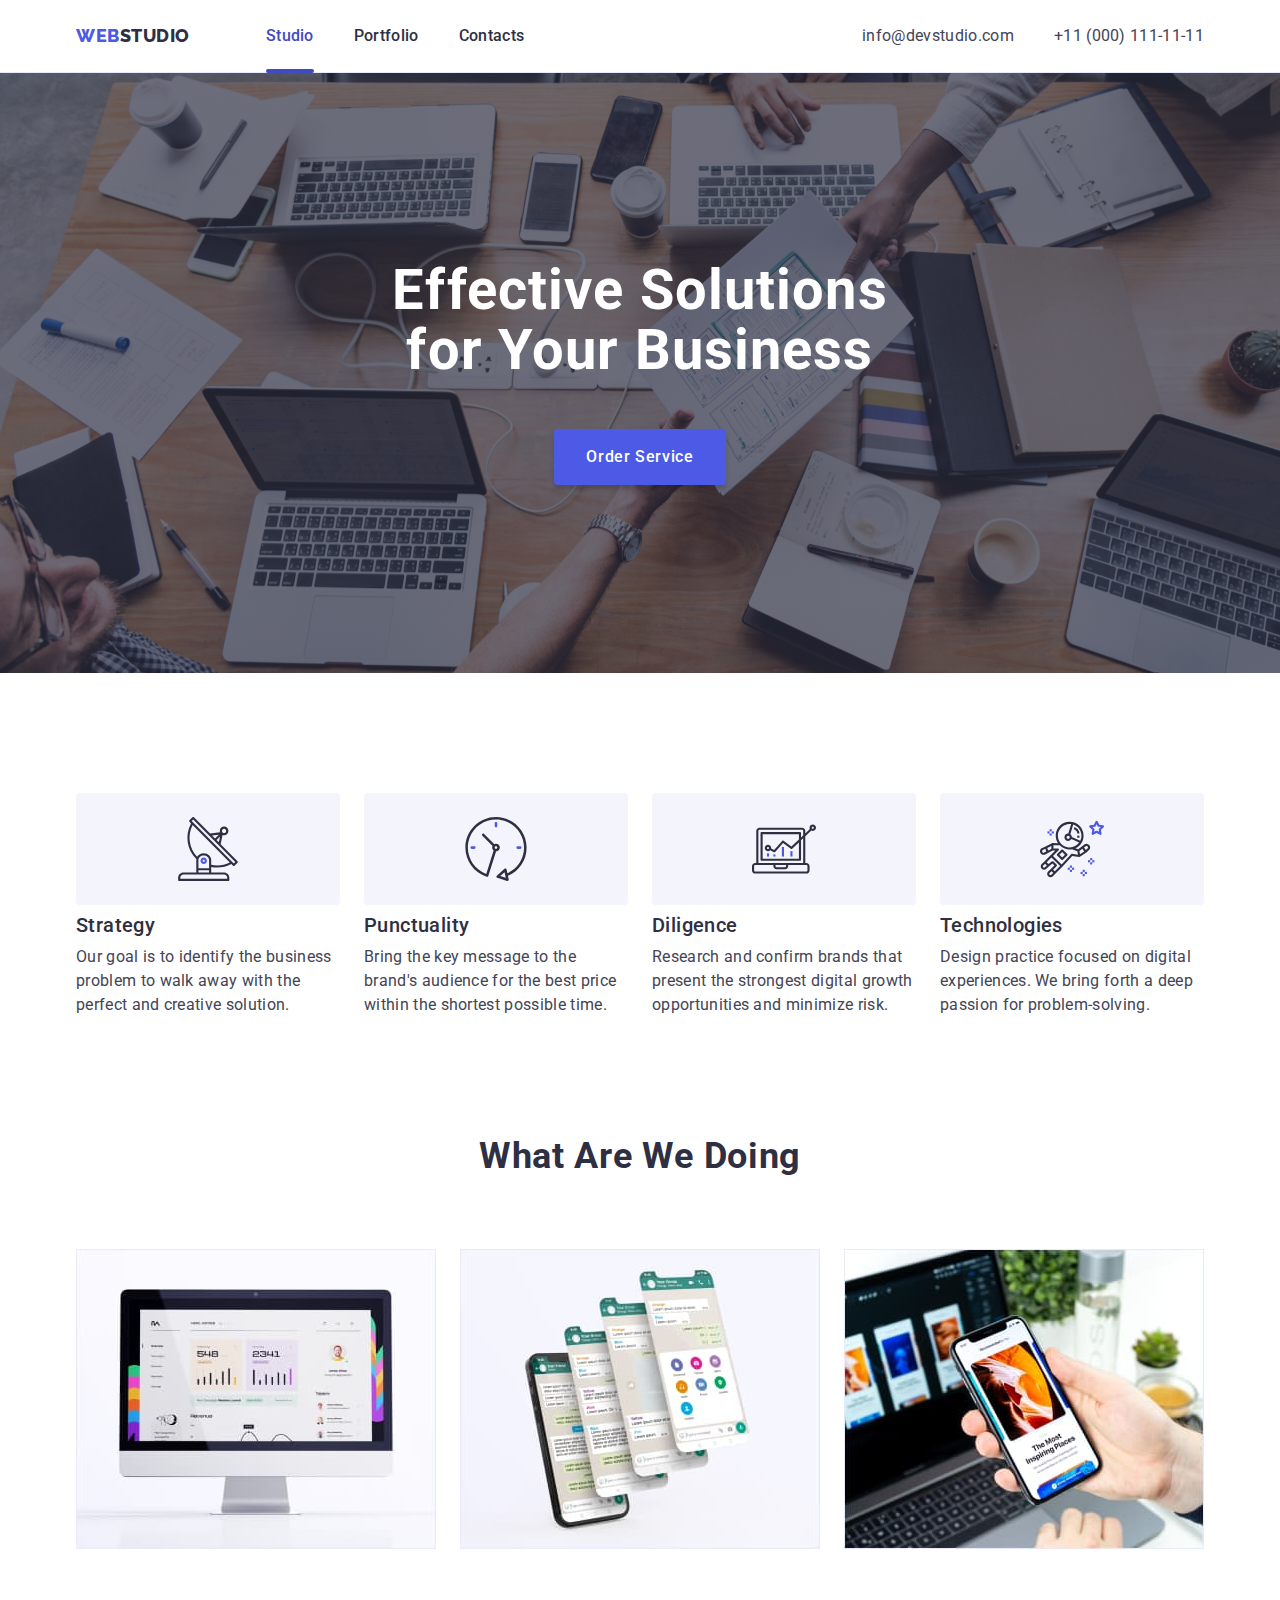
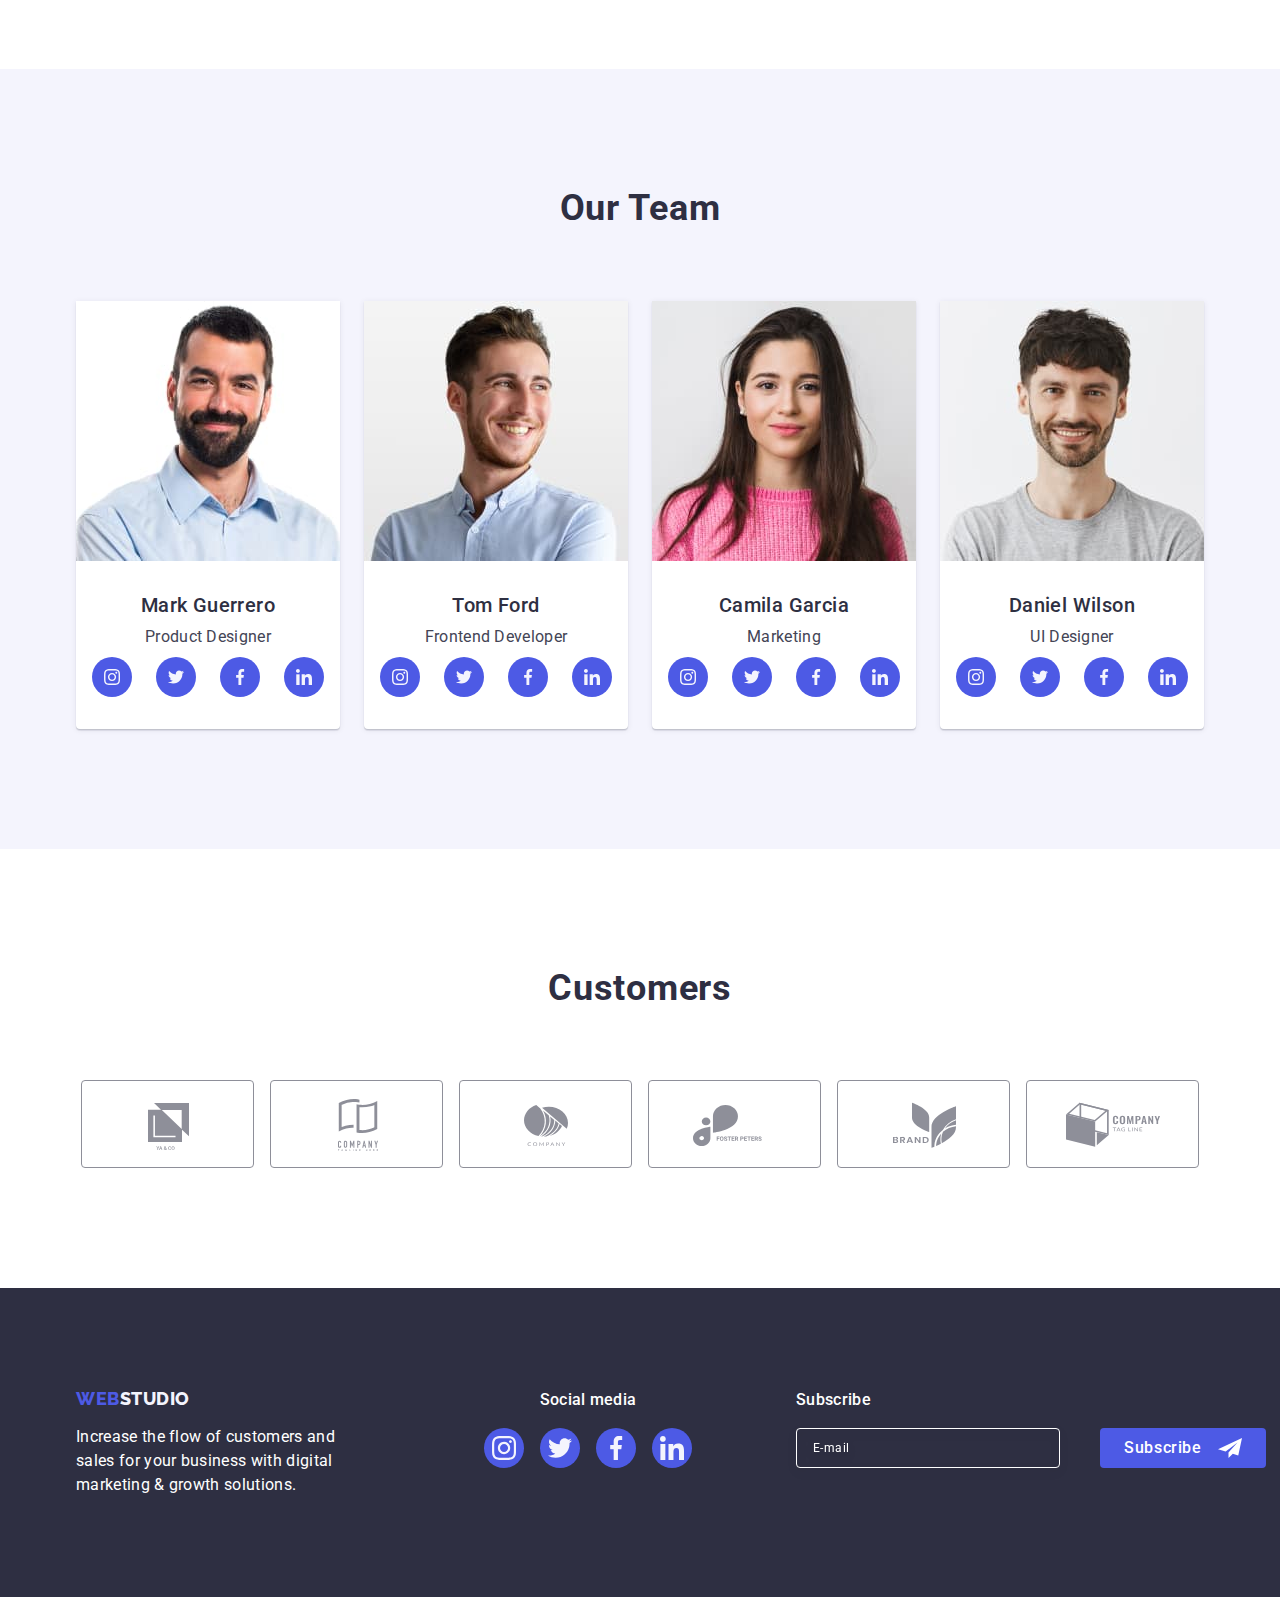
<file: index.html>
<!DOCTYPE html>
<html lang="en">
  <head>
    <meta charset="UTF-8" >
    <meta http-equiv="X-UA-Compatible" content="IE=edge" >
    <meta name="viewport" content="width=device-width, initial-scale=1.0" >
    <link rel="preconnect" href="https://fonts.googleapis.com" >
    <link rel="preconnect" href="https://fonts.gstatic.com" crossorigin >
    <link
      href="https://fonts.googleapis.com/css2?family=Raleway:wght@700;800&family=Roboto:wght@400;500;700;800&display=swap"
      rel="stylesheet"
    >
    <link rel="stylesheet" href="https://cdnjs.cloudflare.com/ajax/libs/modern-normalize/1.0.0/modern-normalize.min.css">
    <link rel="stylesheet" href="css/styles.css" >
    <title>Студія</title>
  </head>
  <body>
      <!--Header-->
      <header class="header">
        <div class="container header-wrapper">
          <!--Menu Nav-->
          <nav class="main-menu">
            <a href="./index.html" class="logo link">Web<span class="logo-col">Studio</span></a>
            <ul class="list menu-list">
              <li><a href="./index.html" class="menu current link">Studio</a></li>
              <li><a href="./portfolio.html" class="menu link">Portfolio</a></li>
              <li><a href="" class="menu link">Contacts</a></li>
              </ul>
          </nav>
          <button type="button" class="mobile-menu-open-btn js-open-menu" aria-expanded="false">
            <svg class="mobile-menu-open-btn-icon" width="32" height="22">
              <use href="./images/icons.svg#icon-menu-open"></use>
            </svg>
          </button>
          <!--Contacts-->
          <address class="contact">
            <ul class="list">
              <li><a href="mailto:info@devstudio.com" class="cont link">info@devstudio.com</a></li>
              <li><a href="tel:+110001111111" class="cont link">+11 (000) 111-11-11</a></li>
            </ul>
          </address>
        </div>
        <div class="mobile-menu js-menu-container">
          <div class="container mobile-menu-container">
            <button type="button" class="mobile-menu-close-btn js-close-menu">
              <svg class=".icon-close-menu" width="8" height="8">
                <use href="./images/icons.svg#close"></use>
              </svg>
            </button>
            <ul class="list mobile-menu-list">
              <li><a href="./index.html" class="mobile-menu-link link">Studio</a></li>
              <li><a href="./portfolio.html" class="mobile-menu-link link">Portfolio</a></li>
              <li><a href="" class="mobile-menu-link link">Contacts</a></li>
            </ul>
            <address class="contact-mobile">
              <ul class=" contact-list list">
                <li><a href="tel:+110001111111" class="tel-mobile link">+11 (000) 111-11-11</a></li>
                <li><a href="mailto:info@devstudio.com" class="email-mobile link">info@devstudio.com</a></li>
              </ul>
            </address>
            <div class="social-media-wrapper-mobile">
              <ul class="list">
                <li class="media-icons">
                  <a href="https://www.instagram.com" class="media link">
                  <svg class="media-icon" width="24" height="24">
                    <use href="./images/icons.svg#media-instagram"></use>
                  </svg>
                  </a>
                </li>
                <li class="media-icons">
                  <a href="https://twitter.com" class="media link">
                  <svg class="media-icon" width="24" height="24">
                    <use href="./images/icons.svg#media-twitter"></use>
                  </svg>
                  </a>
                </li>
                <li class="media-icons">
                  <a href="https://facebook.com" class="media link">
                  <svg class="media-icon" width="24" height="24">
                    <use href="./images/icons.svg#media-facebook"></use>
                  </svg>
                  </a>
                </li>
                <li class="media-icons">
                  <a href="https://www.linkedin.com" class="media link">
                  <svg class="media-icon" width="24" height="24">
                    <use href="./images/icons.svg#media-linkedin"></use>
                  </svg>
                  </a>
                </li>
              </ul>
            </div>
          </div>
        </div>
      </header>
      <!--Main-->
      <main class="main-content">
        <!--Hero Image-->
        <section class="hero-image">
          <div class="container hero-image-wrapper">
          <h1 class="tagline">Effective Solutions for Your Business</h1>
          <button data-modal-open type="button" class="order-service">Order Service</button>
          </div>
        </section>
        <!--Section 2-->
        <section class="our-advantages-wrapper">
          <div class="container our-advantages">
            <!--Feature 1-->
            <h2 class="advantages">Our advantages</h2>
            <ul class="list">
              <li class="item">
              <div class="icon-wrapper">
              <svg class="icon" width="64" height="64">
                <use href="./images/icons.svg#antenna"></use>
              </svg>
              </div>
              <h3 class="feature">Strategy</h3>
              <p class="feature-text">
                Our goal is to identify the business problem to walk away with
                the perfect and creative solution.
              </p>
            </li>
            <!--Feature 2-->
            <li class="item">
              <div class="icon-wrapper">
              <svg class="icon" width="64" height="64">
                <use href="./images/icons.svg#clock"></use>
              </svg>
              </div>
              <h3 class="feature">Punctuality</h3>
              <p class="feature-text">
                Bring the key message to the brand's audience for the best price
                within the shortest possible time.
              </p>
            </li>
            <!--Feature 3-->
            <li class="item">
              <div class="icon-wrapper">
              <svg class="icon" width="64" height="64">
                <use href="./images/icons.svg#diagram"></use>
              </svg>
              </div>
              <h3 class="feature">Diligence</h3>
              <p class="feature-text">
                Research and confirm brands that present the strongest digital
                growth opportunities and minimize risk.
              </p>
            </li>
            <!--Feature 4-->
            <li class="item">
              <div class="icon-wrapper">
              <svg class="icon" width="64" height="64">
                <use href="./images/icons.svg#astronaut"></use>
              </svg>
              </div>
              <h3 class="feature">Technologies</h3>
              <p class="feature-text">
                Design practice focused on digital experiences. We bring forth a
                deep passion for problem-solving.
              </p>
            </li>
          </ul>
          </div>
          </section>
          <!--Section 3-->
          <section class="our-profile">
            <div class="container">
            <h2 class="w_a_w_d">What are we doing</h2>
            <ul class="list">
              <li class="work-item"><img srcset="./images/img_1@2x.jpg 2x" src="./images/img_1.jpg" alt="sites" class="img-1" width="360"></li>
              <li class="work-item"><img srcset="./images/img_2@2x.jpg 2x" src="./images/img_2.jpg" alt="chat bots" class="img-2" width="360"></li>
              <li class="work-item"><img srcset="./images/img_3@2x.jpg 2x" src="./images/img_3.jpg" alt="mobile applications" class="img-3" width="360"></li>
            </ul>
            </div>
          </section>
          <!--Section 4-->
          <section class="team">
            <div class="container">
            <h2 class="our-team">Our Team</h2>
            <ul class="list team-list">
              <!--Team Card 1-->
              <li class="card">
                  <img srcset="./images/img_7@2x.jpg 2x" src="./images/img_7.jpg" alt="Product Designer Photo" class="img-7" width="264">
                  <div class="team-item">
                  <h3 class="name">Mark Guerrero</h3>
                  <p class="work-position">Product Designer</p>
                  <ul class="list">
                    <li class="social-icons">
                      <a href="https://www.instagram.com" class="circle link">
                      <svg class="social-icon" width="16" height="16">
                        <use href="./images/icons.svg#instagram"></use>
                      </svg>
                      </a>
                    </li>
                    <li class="social-icons">
                      <a href="https://twitter.com" class="circle link">
                      <svg class="social-icon" width="16" height="16">
                        <use href="./images/icons.svg#twitter"></use>
                      </svg>
                      </a>
                    </li>
                    <li class="social-icons">
                      <a href="https://facebook.com" class="circle link">
                      <svg class="social-icon" width="16" height="16">
                        <use href="./images/icons.svg#facebook"></use>
                      </svg>
                      </a>
                    </li>
                    <li class="social-icons">
                      <a href="https://www.linkedin.com" class="circle link">
                      <svg class="social-icon" width="16" height="16">
                        <use href="./images/icons.svg#linkedin"></use>
                      </svg>
                      </a>
                    </li>
                  </ul>
                  </div>
              </li>
              <!--Team Card 2-->
              <li class="card">
                <img srcset="./images/img_6@2x.jpg 2x" src="./images/img_6.jpg" alt="Frontend Developer Photo" class="img-6" width="264">
                <div class="team-item">
                <h3 class="name">Tom Ford</h3>
                <p class="work-position">Frontend Developer</p>
                <ul class="list">
                  <li class="social-icons">
                    <a href="https://www.instagram.com" class="circle link">
                    <svg class="social-icon" width="16" height="16">
                      <use href="./images/icons.svg#instagram"></use>
                    </svg>
                    </a>
                  </li>
                  <li class="social-icons">
                    <a href="https://twitter.com" class="circle link">
                    <svg class="social-icon" width="16" height="16">
                      <use href="./images/icons.svg#twitter"></use>
                    </svg>
                    </a>
                  </li>
                  <li class="social-icons">
                    <a href="https://facebook.com" class="circle link">
                    <svg class="social-icon" width="16" height="16">
                      <use href="./images/icons.svg#facebook"></use>
                    </svg>
                    </a>
                  </li>
                  <li class="social-icons">
                    <a href="https://www.linkedin.com" class="circle link">
                    <svg class="social-icon" width="16" height="16">
                      <use href="./images/icons.svg#linkedin"></use>
                    </svg>
                    </a>
                  </li>
                </ul>
                </div>
              </li>
              <!--Team Card 3-->
              <li class="card">
                <img srcset="./images/img_5@2x.jpg 2x" src="./images/img_5.jpg" alt="Marketing Photo" class="img-5" width="264">
                <div class="team-item">
                <h3 class="name">Camila Garcia</h3>
                <p class="work-position">Marketing</p>
                <ul class="list">
                  <li class="social-icons">
                    <a href="https://www.instagram.com" class="circle link">
                    <svg class="social-icon" width="16" height="16">
                      <use href="./images/icons.svg#instagram"></use>
                    </svg>
                    </a>
                  </li>
                  <li class="social-icons">
                    <a href="https://twitter.com" class="circle link">
                    <svg class="social-icon" width="16" height="16">
                      <use href="./images/icons.svg#twitter"></use>
                    </svg>
                    </a>
                  </li>
                  <li class="social-icons">
                    <a href="https://facebook.com" class="circle link">
                    <svg class="social-icon" width="16" height="16">
                      <use href="./images/icons.svg#facebook"></use>
                    </svg>
                    </a>
                  </li>
                  <li class="social-icons">
                    <a href="https://www.linkedin.com" class="circle link">
                    <svg class="social-icon" width="16" height="16">
                      <use href="./images/icons.svg#linkedin"></use>
                    </svg>
                    </a>
                  </li>
                </ul>
                </div>
              </li>
              <!--Team Card 4-->
              <li class="card">
                <img srcset="./images/img_4@2x.jpg 2x" src="./images/img_4.jpg" alt="UI Designer Photo" class="img-4" width="264">
                <div class="team-item">
                <h3 class="name">Daniel Wilson</h3>
                <p class="work-position">UI Designer</p>
                <ul class="list">
                  <li class="social-icons">
                    <a href="https://www.instagram.com" class="circle link">
                    <svg class="social-icon" width="16" height="16">
                      <use href="./images/icons.svg#instagram"></use>
                    </svg>
                    </a>
                  </li>
                  <li class="social-icons">
                    <a href="https://twitter.com" class="circle link">
                    <svg class="social-icon" width="16" height="16">
                      <use href="./images/icons.svg#twitter"></use>
                    </svg>
                    </a>
                  </li>
                  <li class="social-icons">
                    <a href="https://facebook.com" class="circle link">
                    <svg class="social-icon" width="16" height="16">
                      <use href="./images/icons.svg#facebook"></use>
                    </svg>
                    </a>
                  </li>
                  <li class="social-icons">
                    <a href="https://www.linkedin.com" class="circle link">
                    <svg class="social-icon" width="16" height="16">
                      <use href="./images/icons.svg#linkedin"></use>
                    </svg>
                    </a>
                  </li>
                </ul>
                </div>
            </li>
            </ul>
            </div>
          </section>
          <section class="customers-wrapper">
            <div class="container customers">
              <h2 class="our-customers">Customers</h2>
              <ul class="list">
                <li class="client">
                  <a href="https://client.com" class="company link">
                  <svg class="client-icon" width="104" height="56">
                    <use href="./images/icons.svg#client-1"></use>
                  </svg>
                  </a>
                </li>
                <li class="client">
                  <a href="https://client.com" class="company link">
                  <svg class="client-icon" width="104" height="56">
                    <use href="./images/icons.svg#client-2"></use>
                  </svg>
                  </a>
                </li>
                <li class="client">
                  <a href="https://client.com" class="company link">
                  <svg class="client-icon" width="104" height="56">
                    <use href="./images/icons.svg#client-3"></use>
                  </svg>
                  </a>
                </li>
                <li class="client">
                  <a href="https://client.com" class="company link">
                  <svg class="client-icon" width="104" height="56">
                    <use href="./images/icons.svg#client-4"></use>
                  </svg>
                  </a>
                </li>
                <li class="client">
                  <a href="https://client.com" class="company link">
                  <svg class="client-icon" width="104" height="56">
                    <use href="./images/icons.svg#client-5"></use>
                  </svg>
                  </a>
                </li>
                <li class="client">
                  <a href="https://client.com" class="company link">
                  <svg class="client-icon" width="104" height="56">
                    <use href="./images/icons.svg#client-6"></use>
                  </svg>
                  </a>
                </li>
              </ul>
            </div>
          </section>
      </main>
        <!--Footer-->
      <footer class="footer-wrapper">
        <div class="container footer">
            <div class="logo-wrapper">
              <a href="./index.html" class="logo link">Web<span class="logo-col-w">Studio</span></a>
              <p class="text-footer">
                Increase the flow of customers and sales for your business with
                digital marketing & growth solutions.</p>
            </div>
            <div class="social-media-wrapper">
              <p class="social-media">Social media</p>
              <ul class="list">
                <li class="media-icons">
                  <a href="https://www.instagram.com" class="media link">
                  <svg class="media-icon" width="24" height="24">
                    <use href="./images/icons.svg#media-instagram"></use>
                  </svg>
                  </a>
                </li>
                <li class="media-icons">
                  <a href="https://twitter.com" class="media link">
                  <svg class="media-icon" width="24" height="24">
                    <use href="./images/icons.svg#media-twitter"></use>
                  </svg>
                  </a>
                </li>
                <li class="media-icons">
                  <a href="https://facebook.com" class="media link">
                  <svg class="media-icon" width="24" height="24">
                    <use href="./images/icons.svg#media-facebook"></use>
                  </svg>
                  </a>
                </li>
                <li class="media-icons">
                  <a href="https://www.linkedin.com" class="media link">
                  <svg class="media-icon" width="24" height="24">
                    <use href="./images/icons.svg#media-linkedin"></use>
                  </svg>
                  </a>
                </li>
              </ul>
            </div>
            <div class="subscribe-wrapper">
              <p class="subscribe-title">Subscribe</p>
              <form class="form-subscribe">
                <label class="subscribe-label">
                <input type="email" class="subscribe-input" placeholder="E-mail" name="email" required>
                </label>
                  <button type="submit" class="subscribe-btn">Subscribe<svg class="subscribe-icon" width="24" height="24">
                    <use href="./images/icons.svg#subscribe"></use>
                  </svg></button>
              </form>
            </div>
        </div>
      </footer>
        <div class="backdrop is-hidden" data-modal>
        <div class="modal">
        <button type="button" class="close-btn" data-modal-close><svg class="close-circle" width="8" height="8">
          <use href="./images/icons.svg#close"></use>
        </svg>
        </button>
          <p class="modal-text">Leave your contacts and we will call you back</p>
        <form class="form">
          <div class="label-wrapper">
           <label for="user-name" class="form-label">Name</label>
           <div class="form-field">
            <input type="text" class="form-input" id="user-name" name="user-name" required pattern="[a-zA-Zа-яА-ЯіІїЇґҐʼ]+" title="Only letters can be used">
           <svg class="form-icon" width="18" height="24">
            <use href="./images/icons.svg#name"></use>
           </svg>
           </div>
          </div>
          <div class="label-wrapper">
            <label for="phone" class="form-label">Phone</label>
            <div class="form-field">
            <input type="tel" class="form-input" name="phone" id="phone" required pattern="\+?[0-9\s\-\(\)]+" maxlength="11"
            title="Wrong number">
            <svg class="form-icon" width="18" height="24">
              <use href="./images/icons.svg#tel"></use>
            </svg>
            </div>
            </div>
            <div class="label-wrapper">
            <label for="email" class="form-label">Email</label>
            <div class="form-field">
            <input type="email" class="form-input" name="email" id="email">
            <svg class="form-icon" width="18" height="24">
              <use href="./images/icons.svg#email"></use>
            </svg>
            </div>
            </div>
            <div class="label-wrapper comment">
            <label for="user-comment" class="form-label">Comment</label>
            <textarea name="user-comment" class="form-comment" id="user-comment" placeholder="Text input"></textarea>
            </div>
            <div class="label-wrapper checkbox">
            <input class="checkbox-input visually-hidden" type="checkbox" id="user-privacy"
              name="user-privacy" value="true" required>
              <label for="user-privacy" class="checkbox-text"><span class="checkbox-icon">
                <svg class="check" width="10" height="8">
                  <use href="./images/icons.svg#checkbox"></use>
                </svg>
              </span>I accept the terms and conditions of the&nbsp;
            <a href="#" class="policy">Privacy Policy</a>
              </label>
            </div>
          <button type="submit" class="send-btn">Send</button>
        </form>
        </div>
      </div>
      <script src="./js/modal.js"></script>
      <script src="./js/mobile-menu.js"></script>
  </body>
</html>
</file>
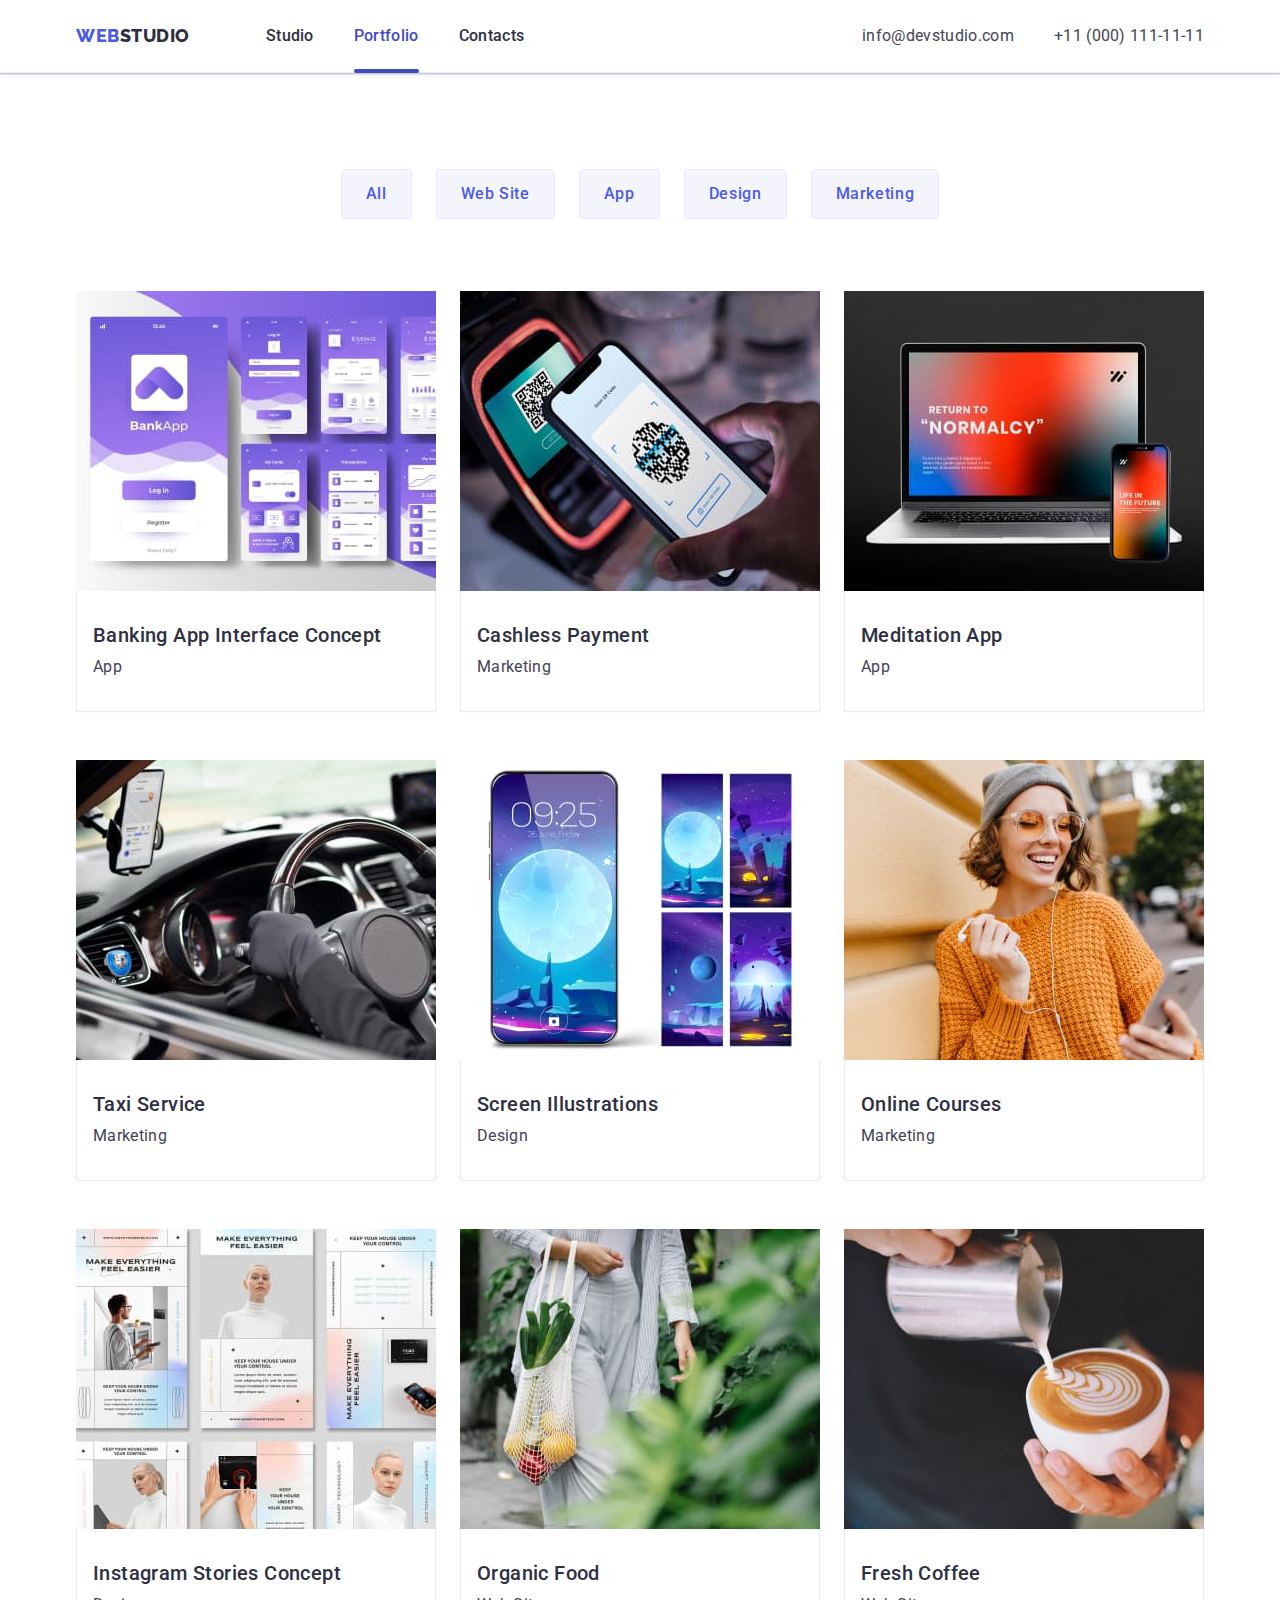
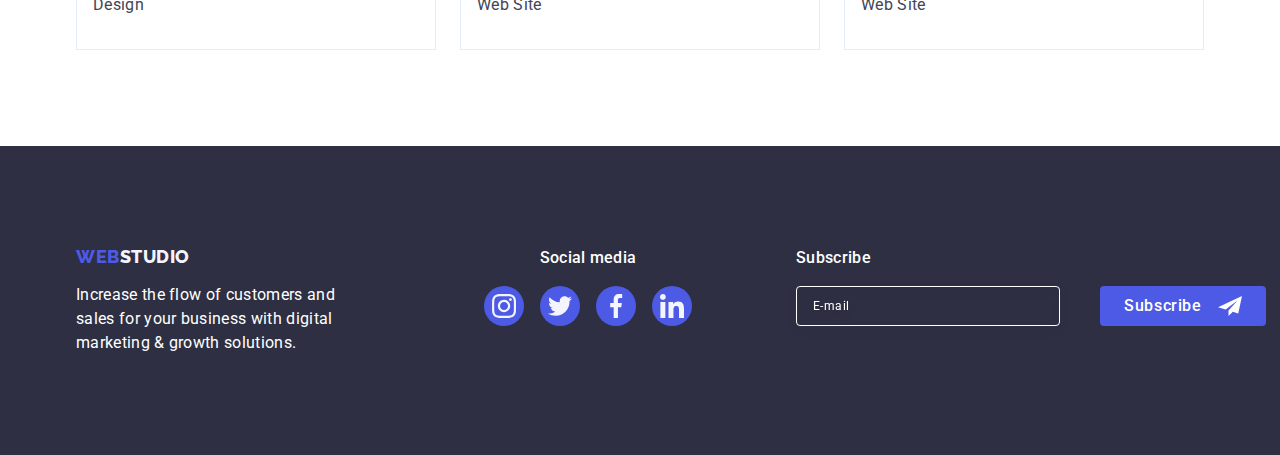
<file: portfolio.html>
<!DOCTYPE html>
<html lang="en">
  <head>
    <meta charset="UTF-8" >
    <meta http-equiv="X-UA-Compatible" content="IE=edge" >
    <meta name="viewport" content="width=device-width, initial-scale=1.0" >
    <link rel="preconnect" href="https://fonts.googleapis.com" >
    <link rel="preconnect" href="https://fonts.gstatic.com" crossorigin >
    <link
      href="https://fonts.googleapis.com/css2?family=Raleway:wght@700;800&family=Roboto:wght@400;500;700;800;900&display=swap"
      rel="stylesheet">
      <link rel="stylesheet" href="https://cdnjs.cloudflare.com/ajax/libs/modern-normalize/1.0.0/modern-normalize.min.css">
    <link rel="stylesheet" href="css/styles.css" >
    <title>Портфоліо</title>
  </head>
  <body>
      <!--Header-->
      <header class="header">
        <div class="container header-wrapper">
          <!--Menu Nav-->
          <nav class="main-menu">
            <a href="./index.html" class="logo link">Web<span class="logo-col">Studio</span></a>
            <ul class="list menu-list">
              <li><a href="./index.html" class="menu link">Studio</a></li>
              <li><a href="./portfolio.html" class="menu current link">Portfolio</a></li>
              <li><a href="" class="menu link">Contacts</a></li>
              </ul>
          </nav>
          <!--Contacts-->
          <address class="contact">
            <ul class="list">
              <li><a href="mailto:info@devstudio.com" class="cont link">info@devstudio.com</a></li>
              <li><a href="tel:+110001111111" class="cont link">+11 (000) 111-11-11</a></li>
            </ul>
          </address>
        </div>
      </header>
      <!--Main-->
      <main>
        <!--Section 1-->
        <section class="filter">
          <div class="container">
         <h1>Filter</h1>
           <ul class="list buttons">
             <li><button type="button" class="filter-button">All</button></li>
             <li><button type="button" class="filter-button">Web Site</button></li>
             <li><button type="button" class="filter-button">App</button></li>
             <li><button type="button" class="filter-button">Design</button></li>
             <li><button type="button" class="filter-button">Marketing</button></li>
           </ul>
           <ul class="list portfolio">
              <!--Project Card 1-->
              <li class="portfolio-item">
                <a href="site.com" class="p-card link">
                  <div class="overlay">
                  <img src="./images/img_8.jpg" alt="Bank App" class="img" width="360">
                  <p class="overlay-text">14 Stylish and User-Friendly App Design Concepts · Task Manager App · Calorie Tracker App · Exotic Fruit Ecommerce App · Cloud Storage App</p>
                  </div>
                  <div class="border">
                  <h2 class="project-name">Banking App Interface Concept</h2>
                  <p class="type">App</p>
                  </div>
                </a>
                </li>
              <!--Project Card 2-->
              <li class="portfolio-item">
                <a href="site.com" class="p-card link">
                  <div class="overlay">
                <img src="./images/img_9.jpg" alt="QR payment" class="img" width="360">
                  <p class="overlay-text">14 Stylish and User-Friendly App Design Concepts · Task Manager App · Calorie Tracker App · Exotic Fruit Ecommerce App · Cloud Storage App</p>
                  </div>
                <div class="border">
                <h2 class="project-name">Cashless Payment</h2>
                <p class="type">Marketing</p>
              </div>
              </a>
              </li>
              <!--Project Card 3-->
              <li class="portfolio-item">
                <a href="site.com" class="p-card link">
                  <div class="overlay">
                <img src="./images/img_10.jpg" alt="Application from the site" class="img" width="360">
                <p class="overlay-text">14 Stylish and User-Friendly App Design Concepts · Task Manager App · Calorie Tracker App · Exotic Fruit Ecommerce App · Cloud Storage App</p>
               </div>
                <div class="border">
                <h2 class="project-name">Meditation App</h2>
                <p class="type">App</p>
              </div>
              </a>
              </li>
                <!--Project Card 4-->
              <li class="portfolio-item">
                <a href="site.com" class="p-card link">
                  <div class="overlay">
                <img src="./images/img_11.jpg" alt="Steering wheel" class="img" width="360">
                <p class="overlay-text">14 Stylish and User-Friendly App Design Concepts · Task Manager App · Calorie Tracker App · Exotic Fruit Ecommerce App · Cloud Storage App</p>
              </div>
                <div class="border">
                <h2 class="project-name">Taxi Service</h2>
                <p class="type">Marketing</p>
              </div>
              </a>
              </li>
                 <!--Project Card 5-->
              <li class="portfolio-item">
                <a href="site.com" class="p-card link">
                  <div class="overlay">
                <img src="./images/img_12.jpg" alt="Screensavers for phone" class="img" width="360">
                <p class="overlay-text">14 Stylish and User-Friendly App Design Concepts · Task Manager App · Calorie Tracker App · Exotic Fruit Ecommerce App · Cloud Storage App</p>
              </div>
                <div class="border">
                <h2 class="project-name">Screen Illustrations</h2>
                 <p class="type">Design</p>
                </div>
                </a>
              </li>
                <!--Project Card 6-->
              <li class="portfolio-item">
                <a href="site.com" class="p-card link">
                  <div class="overlay">
                <img src="./images/img_13.jpg" alt="Girl with headphones" class="img" width="360">
                <p class="overlay-text">14 Stylish and User-Friendly App Design Concepts · Task Manager App · Calorie Tracker App · Exotic Fruit Ecommerce App · Cloud Storage App</p>
              </div>
                <div class="border">
                <h2 class="project-name">Online Courses</h2>
                <p class="type">Marketing</p>
              </div>
              </a>
              </li>
                <!--Project Card 7-->
              <li class="portfolio-item">
                <a href="site.com" class="p-card link">
                  <div class="overlay">
                <img src="./images/img_14.jpg" alt="Page design" class="img" width="360">
                <p class="overlay-text">14 Stylish and User-Friendly App Design Concepts · Task Manager App · Calorie Tracker App · Exotic Fruit Ecommerce App · Cloud Storage App</p>
              </div>
                <div class="border">
                <h2 class="project-name">Instagram Stories Concept</h2>
                <p class="type">Design</p>
              </div>
              </a>
              </li>
                <!--Project Card 8-->
              <li class="portfolio-item">
                <a href="site.com" class="p-card link">
                  <div class="overlay">
                <img src="./images/img_15.jpg" alt="Man with groceries" class="img" width="360">
                <p class="overlay-text">14 Stylish and User-Friendly App Design Concepts · Task Manager App · Calorie Tracker App · Exotic Fruit Ecommerce App · Cloud Storage App</p>
               </div>
                <div class="border">
                <h2 class="project-name">Organic Food</h2>
                <p class="type">Web Site</p>
              </div>
              </a>
              </li>
               <!--Project Card 9-->
               <li class="portfolio-item">
                <a href="site.com" class="p-card link">
                <div class="overlay">
                <img src="./images/img_16.jpg" alt="Сooking cappuccino" class="img" width="360">
                <p class="overlay-text">14 Stylish and User-Friendly App Design Concepts · Task Manager App · Calorie Tracker App · Exotic Fruit Ecommerce App · Cloud Storage App</p>
                </div>
                <div class="border">
                <h2 class="project-name">Fresh Coffee</h2>
                <p class="type">Web Site</p>
              </div>
              </a>
              </li>
              </ul>
          </div>
        </section>
      </main>
  <!--Footer-->
  <footer class="footer-wrapper">
    <div class="container footer">
        <div class="logo-wrapper">
          <a href="./index.html" class="logo link">Web<span class="logo-col-w">Studio</span></a>
          <p class="text-footer">
            Increase the flow of customers and sales for your business with
            digital marketing & growth solutions.</p>
        </div>
        <div class="social-media-wrapper">
          <p class="social-media">Social media</p>
          <ul class="list">
            <li class="media-icons">
              <a href="https://www.instagram.com" class="media link">
              <svg class="media-icon" width="24" height="24">
                <use href="./images/icons.svg#media-instagram"></use>
              </svg>
              </a>
            </li>
            <li class="media-icons">
              <a href="https://twitter.com" class="media link">
              <svg class="media-icon" width="24" height="24">
                <use href="./images/icons.svg#media-twitter"></use>
              </svg>
              </a>
            </li>
            <li class="media-icons">
              <a href="https://facebook.com" class="media link">
              <svg class="media-icon" width="24" height="24">
                <use href="./images/icons.svg#media-facebook"></use>
              </svg>
              </a>
            </li>
            <li class="media-icons">
              <a href="https://www.linkedin.com" class="media link">
              <svg class="media-icon" width="24" height="24">
                <use href="./images/icons.svg#media-linkedin"></use>
              </svg>
              </a>
            </li>
          </ul>
        </div>
        <div class="subscribe-wrapper">
          <p class="subscribe-title">Subscribe</p>
          <form class="form-subscribe">
            <label class="subscribe-label">
            <input type="email" class="subscribe-input" placeholder="E-mail" name="email" required>
            </label>
              <button type="submit" class="subscribe-btn">Subscribe<svg class="subscribe-icon" width="24" height="24">
                <use href="./images/icons.svg#subscribe"></use>
              </svg></button>
          </form>
        </div>
    </div>
  </footer>
  <script src="./js/modal.js"></script>
  </body>
</html>
</file>
<file: css/styles.css>
body {
  font-family: "Roboto", sans-serif;
  background-color: #ffffff;
  color: var(--brand-color);
}
:root {
  --brand-color: #434455;
  --brand-color-1: #4d5ae5;
  --brand-color-2: #ffffff;
  --brand-color-3: #2e2f42;
  --brand-color-4: #404bbf;
  --brand-color-5: #f4f4fd;
  --brand-color-6:#8E8F99;
}
.link {
  text-decoration: none;
}
.list {
  list-style: none;
  margin: 0;
  padding: 0;
  list-style: none;
  display: flex;
}
img,
a,
svg {
  display: block;
}
section {
  padding-top: 96px;
  padding-bottom: 96px;
}
.container {
  padding: 0 16px 0 16px;
}
@media screen and (min-width: 428px) {
  .container {
    width: 396px;
    margin: 0px auto;
  }
}
@media screen and (min-width: 768px) {
  .container {
    width: 736px;
  }
}
@media screen and (min-width: 1158px) {
  .container {
    width: 1158px;
    padding: 0 15px 0 15px;
  }
}
/* header styles */
.header {
  border-bottom: 1px solid #e7e9fc;
  box-shadow: 0px 2px 1px rgba(46, 47, 66, 0.08), 0px 1px 1px rgba(46, 47, 66, 0.16), 0px 1px 6px rgba(46, 47, 66, 0.08);
}
.header-wrapper {
  display: flex;
  justify-content: space-between;
  align-items: center;
}
.menu-list {
  display: none;
}
.contact {
  display: none;
}
.logo {
      font-family: "Raleway", sans-serif;
      font-weight: 800;
      font-size: 18px;
      text-transform: uppercase;
      line-height: 1.17;
      letter-spacing: 0.03em;
      color: var(--brand-color-1);
      margin-right: 76px;
    }
    .logo-col {
      color: var(--brand-color-3);
    }
    .mobile-menu-open-btn {
      border: none;
      background-color: transparent;
      padding: 0;
      line-height: 0;
      padding: 24px 0 24px 0;
    }
    
    /* mobile menu styles */

    .mobile-menu {
      position:fixed;
      width: 100%;
      height: 100%;
      background-color: var(--brand-color-2);
      top:0;
      left:0;
      opacity: 0;
      visibility: hidden;
      pointer-events: none;
    }
    .mobile-menu.is-open {
      opacity: 1;
      visibility: visible;
      pointer-events: auto;
    }
    .mobile-menu-container {
      padding-top: 80px;
      padding-left: 24px;
    position: relative;
    }
    .mobile-menu-close-btn {
      background-color: transparent;
      width: 24px;
      height: 24px;
      border-radius:50%;
      display: flex;
      align-items: center;
      justify-content: center;
      border: 1px solid rgba(0, 0, 0, 0.1);
      right: 8px;
      top: 24px;
      cursor: pointer;
      position: absolute;
      padding: 0;
    }
    .icon-close-menu {
      fill: var(--brand-color-3);
    }
    .mobile-menu-list {
      display: flex;
    flex-direction: column;
    gap: 40px;
    margin-bottom:284px ;
    }
    .mobile-menu-link {
    font-weight: 700;
    font-size: 36px;
    line-height: 1.11;
    letter-spacing: 0.02em;
    color: var(--brand-color-3);
    transition: color 250ms cubic-bezier(0.4, 0, 0.2, 1)
    }
    .mobile-menu-link:hover,
    .mobile-menu-link:focus {
      color: var(--brand-color-4);
    }
    .main-menu {
      padding: 24px 0 22px 0;
    }
    .contact-list {
      display: flex;
      flex-direction: column;
      gap:40px;
      margin-bottom: 48px;
    }
    .tel-mobile {
      font-style: normal;
      font-weight: 700;
  font-size: 24px;
  line-height: 1.11;
  letter-spacing: 0.02em;
  text-transform: capitalize;
  color: var(--brand-color-1);
    }
    .email-mobile {
      font-style: normal;
      font-weight: 500;
font-size: 20px;
line-height: 1.2;
letter-spacing: 0.02em;
color:var(--brand-color);
    }
    .social-media-wrapper-mobile .list{
      gap:26px;
    }
@media screen and (min-width: 428px) {
  .tel-mobile {
    font-size: 36px;
      }
      .social-media-wrapper-mobile .list{
        gap:56px;
      }
}

@media screen and (min-width: 768px) {
  .main-menu {
    display: flex;
    align-items: center;
    margin-right: auto;
    padding: 0;
  }
  .mobile-menu-open-btn {
    display: none;
  }
  .mobile-menu {
    display: none;
  }
  .contact {
    display: flex;
    padding-top: 16px;
    padding-bottom: 16px;
  }
  .contact .list {
    flex-direction: column;
    gap: 12px;
  }
  .cont {
    font-style: normal;
    font-weight: 400;
    font-size: 12px;
    line-height: 1.17;
    letter-spacing: 0.04em;
    color: var(--brand-color);
    transition-property: color;
    transition-duration: 250ms;
    transition-timing-function: cubic-bezier(0.4, 0, 0.2, 1);
  }
  .cont:hover,
  .cont:focus {
    color: var(--brand-color-4);
  }
.menu-list {
  display: flex;
  gap: 40px;
}
.menu {
  display: block;
  color: var(--brand-color-3);
  font-weight: 500;
  font-size: 16px;
  line-height: 1.5;
  letter-spacing: 0.02em;
  padding-top: 24px;
  padding-bottom: 24px;
  transition-property: color;
  transition-duration: 250ms;
  transition-timing-function: cubic-bezier(0.4, 0, 0.2, 1);
}
.menu:hover,
.menu:focus {
  color: var(--brand-color-4);
}
.current {
  color: var(--brand-color-4);
  position: relative;
}
.current::after {
  content: '';
  background-color: var(--brand-color-4);
  border-radius: 2px;
  width: 100%;
  height: 4px;
  left: 0px;
  bottom:-1px;
  display: block;
  position: absolute;
}
}
@media screen and (min-width: 1158px) {
  .contact {
    padding: 0;
  }
  .contact .list {
flex-direction: row;
    gap: 40px;
  }
  .cont {
    font-style: normal;
    font-size: 16px;
    line-height: 1.5;
    letter-spacing: 0.02em;
    color: var(--brand-color);
    padding-top: 24px;
    padding-bottom: 24px;
  }
}

/* section-1 styles */

.hero-image {
  background-color: var(--brand-color-3);
  padding: 112px 0 112px;
  margin: 0 auto;
  background: linear-gradient(rgba(46, 47, 66, 0.7), rgba(46, 47, 66, 0.7)), url("../images/dark_bg.jpg");
  max-width: 428px;
  background-position: center;
  background-size: cover;
  background-repeat: no-repeat;
}
.hero-image-wrapper {
  display: flex;
  flex-direction: column;
  align-items: center;
  justify-content: center;
}
.tagline {
  color: var(--brand-color-2);
  text-align: center;
  max-width: 320px;
  font-size: 36px;
  line-height: 1.11;
  margin-bottom: 72px;
  letter-spacing: 0.02em;
  margin-top: 0;
}
.order-service {
  font-weight: 500;
  font-size: 16px;
  background-color: var(--brand-color-1);
  color: var(--brand-color-2);
  font-family: "Roboto", sans-serif;
  line-height: 1.5;
  letter-spacing: 0.04em;
  cursor: pointer;
  padding: 16px 32px;
  box-shadow: 0px 4px 4px rgba(0, 0, 0, 0.15);
  border-radius: 4px;
  border: none;
  min-width: 169px;
  transition-property: background-color;
  transition-duration: 250ms;
  transition-timing-function: cubic-bezier(0.4, 0, 0.2, 1);
}
.order-service:hover,
.order-service:focus {
  background-color: var(--brand-color-4);
}

@media screen and (min-device-pixel-ratio: 2),
  screen and (min-resolution: 192dpi),
  screen and (min-resolution: 2dppx) {
  .hero-image {
    background-image: linear-gradient(rgba(46, 47, 66, 0.7), rgba(46, 47, 66, 0.7)), url('../images/dark_bg@2x.jpg');
  }
}
@media screen and (min-width:768px) {
  .hero-image {
    background: linear-gradient(rgba(46, 47, 66, 0.7), rgba(46, 47, 66, 0.7)), url("../images/dark_bg_tablet.jpg");
    max-width: 768px;
  }
  .tagline {
    max-width: 496px;
    margin-bottom: 36px;
  }
}
@media screen and (min-device-pixel-ratio: 2) and (min-width:768px),
  screen and (min-resolution: 192dpi) and (min-width:768px),
  screen and (min-resolution: 2dppx) and (min-width:768px) {
  .hero-image {
    background-image: linear-gradient(rgba(46, 47, 66, 0.7), rgba(46, 47, 66, 0.7)), url('../images/dark_bg_tablet@2x.jpg');
  }
}
@media screen and (min-width: 1158px) {
  .hero-image {
    background: linear-gradient(rgba(46, 47, 66, 0.7), rgba(46, 47, 66, 0.7)), url("../images/people-office\ 1.jpg");
    max-width: 1440px;
    padding: 188px 0 188px;
  }
  .tagline {
    margin-bottom: 48px;
    font-size: 56px;
    line-height: 1.07;
    max-width: 496px;
  }
}
@media screen and (min-device-pixel-ratio: 2) and (min-width: 1158px),
  screen and (min-resolution: 192dpi) and (min-width: 1158px),
  screen and (min-resolution: 2dppx) and (min-width: 1158px) {
  .hero-image {
    background-image: linear-gradient(rgba(46, 47, 66, 0.7), rgba(46, 47, 66, 0.7)), url('../images/dark_bg_tablet@2x.jpg');
  }
}

/* section-2 styles */

.icon-wrapper {
  display: none ;
}
.our-advantages {
  display: flex;
}
.advantages {
  display: none;
  margin: 0;
}
.feature {
  font-weight: 700;
font-size: 36px;
line-height: 1.11;
  color: var(--brand-color-3);
  letter-spacing: 0.02em;
  margin-bottom: 8px;
  margin-top: 0px;
}
.our-advantages .list {
  flex-direction: column;
  gap: 72px;
}
.feature {
  text-align: center;
}
.feature-text {
  font-weight: 500;
  line-height: 1.5;
  font-size: 16px;
  color: var(--brand-color);
  letter-spacing: 0.02em;
  margin: 0;
}
@media screen and (min-width: 768px) {
  .feature {
    text-align: left;
  }
  .our-advantages .list {
    gap: 72px 24px;
    flex-direction: row;
    flex-wrap: wrap;
  }
  .item {
    width: calc((100% - 24px) / 2);
  }
}
@media screen and (min-width: 1158px) {
  .feature-text {
    font-weight: 400;
  }
  .our-advantages-wrapper {
    padding: 120px 0;
  }
  .item {
    width: calc((100% - 72px) / 4);
  }
 .feature {
  font-weight: 500;
font-size: 20px;
line-height: 1.2;
}
.icon-wrapper {
  display: flex;
  align-items: center;
  justify-content: center;
  height: 112px;
  background-color: #f4f4fd;
  border-radius: 4px;
  margin-bottom: 8px;
}
}

/* section-3 styles */

.our-profile {
  display: none;
}
@media screen and (min-width: 1158px) {
  .our-profile {
    display: flex;
    padding: 0px 0px 120px 0;
  }
  .w_a_w_d {
    font-size: 36px;
    line-height: 1.11;
    text-align: center;
    letter-spacing: 0.02em;
    text-transform: capitalize;
    color: var(--brand-color-3);
    margin-top: 0;
    margin-bottom: 72px;
  }
  .our-profile .list {
    gap: 24px;
  }
  .work-item {
    width: calc((100% - 48px) / 3);
  }
}

/* section-4 styles */

  .team-list {
    gap: 72px;
    display: flex;
    flex-direction: column;
    align-items: center;
    justify-content: center;
  }
  .card {
    max-width: 264px;
  }
  .team {
    background-color: var(--brand-color-5);
  }
  .our-team {
    font-size: 36px;
    line-height: 1.11;
    text-align: center;
    letter-spacing: 0.02em;
    text-transform: capitalize;
    color: var(--brand-color-3);
    margin-bottom: 72px;
    margin-top: 0;
  }
  .card {
    background-color: var(--brand-color-2);
    box-shadow: 0px 1px 6px rgba(46, 47, 66, 0.08),
      0px 1px 1px rgba(46, 47, 66, 0.16), 0px 2px 1px rgba(46, 47, 66, 0.08);
    border-radius: 0px 0px 4px 4px;
  }
  .team-item {
    padding: 32px 0px;
  }
  .team-item .list {
    justify-content: center;
    gap: 24px;
  }
  .name {
    font-size: 20px;
    color: var(--brand-color-3);
    font-weight: 500;
    line-height: 1.2;
    letter-spacing: 0.02em;
    margin-top: 0px;
    margin-bottom: 0px;
    text-align: center;
    margin-bottom: 8px;
  }
  .work-position {
    line-height: 1.5;
    letter-spacing: 0.02em;
    color: var(--brand-color);
    margin: 0px;
    margin-bottom: 8px;
    text-align: center;
  }
  .circle {
    height: 100%;
    width: 100%;
    background-color: var(--brand-color-1);
    border-radius: 50%;
    display: flex;
    align-items: center;
    justify-content: center;
    transition-property: background-color;
    transition-duration: 250ms;
    transition-timing-function: cubic-bezier(0.4, 0, 0.2, 1);
  }
  .circle:hover,
  .circle:focus {
    background-color: var(--brand-color-4);
  }
  .social-icon {
    fill: var(--brand-color-5);
  }
  .social-icons {
    width: 40px;
    height: 40px;
  }
@media screen and (min-width: 768px) {
  .card {
    width: calc((100% - 176px) / 2);
  }
  .team-list {
    flex-direction: row;
    justify-content: center;
    flex-wrap: wrap;
    gap: 64px 24px;
  }
}
@media screen and (min-width: 1158px) {
  .card {
    width: calc((100% - 72px) / 4);
  }
  .team {
    padding: 120px 0 120px;
  }
}

/* section-5 styles */

.our-customers {
  font-size: 36px;
  line-height: 1.1;
  text-align: center;
  letter-spacing: 0.02em;
  text-transform: capitalize;
  color: var(--brand-color-3);
  margin-bottom: 72px;
  margin-top: 0;
}
  .client {
    width: calc((100% - 16px) / 2);
    height: 88px;
  }
  .customers .list {
    gap: 16px;
    justify-content: center;
    flex-wrap: wrap;
    row-gap: 72px;
  }
  .company {
    width: 100%;
    height: 100%;
    border: 1px solid var(--brand-color-6);
    border-radius: 4px;
    display: flex;
    align-items: center;
    justify-content: center;
    color: var(--brand-color-6);
    transition: border-color 250ms cubic-bezier(0.4, 0, 0.2, 1), color 250ms cubic-bezier(0.4, 0, 0.2, 1);
  }
  .company:hover,
  .company:focus {
    color: var(--brand-color-4);
    border-color: var(--brand-color-4);
  }
  .client-icon {
    fill: currentColor;
  }
@media screen and (min-width: 768px) {
  .customers {
    padding-left: 92px;
    padding-right: 92px;
  }
  .client {
    width: calc((100% - 48px) / 3);
    height: 88px;
  }
  .customers .list {
    justify-content: center;
    flex-wrap: wrap;
    row-gap: 72px;
    
  }
}
@media screen and (min-width: 1158px) {
  .customers-wrapper {
    padding: 120px 0 120px 0;
  }
  .client {
    width: calc((100% - 120px) / 6);
    height: 88px;
  }
  .customers {
    padding-left: 0px;
    padding-right: 0px;
  }
}

/* footer stylees */
  .footer {
    display: flex;
    flex-direction: column;
    justify-content: center;
    align-items: center;
  }
  .footer-wrapper {
    background-color: var(--brand-color-3);
    color: var(--brand-color-5);
    padding: 96px 0 ;
  }
  .text-footer {
    line-height: 1.5;
    letter-spacing: 0.02em;
    max-width: 268px;
    margin:0;
    color: var(--brand-color-2);
  }
  .footer .logo {
    display: flex;
    margin-bottom: 16px;
    margin-right: 0px;
    justify-content: center;
  }
  .logo-col-w {
    color: var(--brand-color-5);
  }
  .logo-wrapper {
    margin-bottom: 72px;
  }
  .social-media {
    text-align: center;
  }
  .social-media-wrapper {
    margin-bottom: 72px;
}
   .subscribe-title {
    text-align: center;
   }
   .form-subscribe {
    gap: 16px;
    flex-direction: column;
    align-items: center;
    justify-content: center;
   }
   .subscribe-label {
    margin-right: 0px;
  }

.social-media-wrapper .list {
  gap: 16px;
  max-width: 208px;
}
.subscribe-input {
  border: 1px solid var(--brand-color-2);
  filter: drop-shadow(0px 4px 4px rgba(0, 0, 0, 0.15));
  border-radius: 4px;
  background-color: transparent;
  padding: 8px 16px;
  width: 264px;
  height: 40px;
  color: var(--brand-color-2);
  font-size: 12px;
  line-height: 1.5;
  letter-spacing: 0.04em;
}
@media screen and (min-width: 428px)  {
  .subscribe-input {
    width: 398px;
   }
}
@media screen and (min-width: 768px) {
  .footer {
    flex-direction: row;
    flex-wrap: wrap;
    gap: 24px;
    row-gap:72px;
    justify-content: left;
  }
  .logo-wrapper {
    margin-bottom: 0px;
    padding-left: 92px;
  }
  .subscribe-wrapper {
    padding-left: 92px;
  }
  .social-media-wrapper {
    margin-bottom: 0px;
}
  .footer .logo {
    justify-content: left;
  }
  .subscribe-input {
    width: 264px;
   }
   .text-footer {
    width: 264px;
  }
  .form-subscribe {
    flex-direction: row;
   }
   .subscribe-label {
    margin-right: 24px;
  }
  .subscribe-title {
    text-align: left;
   }
}
@media screen and (min-width: 1158px) {
  .footer {
    align-items: baseline;
    flex-wrap: nowrap;
  }
  .footer-wrapper {
    padding: 100px 0;
  }
  .logo-wrapper {
    margin-right: 120px;
    padding-left: 0px;
  }
  .social-media-wrapper {
    margin-right: 80px;
  }
  .subscribe-wrapper {
    padding-left: 0;
  }
}
.social-media {
  line-height: 1.5;
  letter-spacing: 0.02em;
  font-weight: 500;
  margin-top: 0px;
  margin-bottom: 16px;
  color: var(--brand-color-2);
}
.media-icon {
  fill: var(--brand-color-5);
}
.media-icons {
  width: 40px;
  height: 40px;
}
.media {
  background-color: var(--brand-color-1);
  width: 100%;
  height: 100%;
  border-radius:50%;
  display: flex;
  align-items: center;
  justify-content: center;
  transition-property: background-color;
  transition-duration: 250ms;
  transition-timing-function: cubic-bezier(0.4, 0, 0.2, 1);
}
.media:hover,
.media:focus {
  background-color:#31D0AA;
}
.subscribe-title {
  line-height: 1.5;
  letter-spacing: 0.02em;
  font-weight: 500;
  margin-top: 0px;
  margin-bottom: 16px;
  color: var(--brand-color-2);
  margin-bottom: 16px;
}
.form-subscribe {
  display: flex;
}
.subscribe-input::placeholder {
  font-family: 'Roboto', sans-serif;
  font-style: normal;
  font-weight: 400;
  font-size: 12px;
  line-height: 2;
  display: flex;
  align-items: center;
  letter-spacing: 0.04em;
  color: var(--brand-color-2);
}
.subscribe-input:focus-within {
  outline: none;
}
.subscribe-btn {
  background: var(--brand-color-1);
  border-radius: 4px;
  padding: 8px 24px 8px 24px;
  display: flex;
  align-items: center;
  justify-content: center;
  font-family: 'Roboto', sans-serif;
  font-style: normal;
  letter-spacing: 0.04em;
  font-weight: 500;
  font-size: 16px;
  line-height: 1.5;
  color: var(--brand-color-2);
  border: none;
  min-width: 165px;
  cursor: pointer;
  transition: background-color 250ms cubic-bezier(0.4, 0, 0.2, 1);
}
.subscribe-btn:hover,
.subscribe-btn:focus {
  background-color: var(--brand-color-4);
}
.subscribe-icon {
  margin-left: 16px;
}
/* portfolio styles */

.filter {
  padding-top: 96px;
}
.filter h1 {
  display: none;
  margin: 0;
}
.buttons {
  margin-top: 0px;
  padding: 0px;
  gap: 24px;
  justify-content: center;
  display: flex;
  margin-bottom: 72px;
}
.filter-button {
  background-color: var(--brand-color-5);
  font-family: "Roboto", sans-serif;
  color: var(--brand-color-1);
  font-weight: 500;
  font-size: 16px;
  line-height: 1.5;
  letter-spacing: 0.04em;
  cursor: pointer;
  border: 1px solid #e7e9fc;
  border-radius: 4px;
  padding: 12px 24px;
  transition: color 250ms cubic-bezier(0.4, 0, 0.2, 1), background-color 250ms cubic-bezier(0.4, 0, 0.2, 1), border-color 250ms cubic-bezier(0.4, 0, 0.2, 1), box-shadow 250ms cubic-bezier(0.4, 0, 0.2, 1);
}
.filter-button:hover,
.filter-button:focus {
  background-color: var(--brand-color-4);
  color: var(--brand-color-2);
  border: 1px solid transparent;
  box-shadow: 0px 3px 1px rgba(0, 0, 0, 0.1), 0px 2px 1px rgba(0, 0, 0, 0.08), 0px 2px 2px rgba(0, 0, 0, 0.12);
}
.portfolio {
  flex-wrap: wrap;
  gap: 24px;
  row-gap: 48px;
}
.portfolio-item {
  width: calc((100% - 48px) / 3);
}
.p-card {
  transition: box-shadow 250ms cubic-bezier(0.4, 0, 0.2, 1)
}
.p-card:hover,
.p-card:focus {
  box-shadow: 0px 1px 6px rgba(46, 47, 66, 0.08), 0px 1px 1px rgba(46, 47, 66, 0.16), 0px 2px 1px rgba(46, 47, 66, 0.08);
}
.overlay {
  position: relative;
  overflow: hidden;
}
.overlay-text {
  position: absolute;
  content: '';
  position: absolute;
  background-color: var(--brand-color-1);
  width: 100%;
  height: 100%;
  top: 0;
  left: 0;
  transform: translateY(100%);
  transition: transform 250ms cubic-bezier(0.4, 0, 0.2, 1);
  color: var(--brand-color-5);
  padding: 40px 32px;
  margin: 0;
  letter-spacing: 0.02em;
  line-height: 1.5;
  font-size: 16px;
  overflow: auto;
}
.p-card:hover .overlay-text,
.p-card:focus .overlay-text {
  transform: translateY(0%);
}
.border {
  width: 360px;
  background-color: var(--brand-color-2);
  border: 1px solid #e7e9fc;
  padding: 32px 16px;
  border-top: none;
}
.project-name {
  font-weight: 500;
  font-size: 20px;
  line-height: 1.2;
  letter-spacing: 0.02em;
  color: var(--brand-color-3);
  margin-top: 0px;
  margin-left: 0px;
  margin-bottom: 0px;
  margin-bottom: 8px;
}
.type {
  font-size: 16px;
  line-height: 1.5;
  letter-spacing: 0.02em;
  color: var(--brand-color);
  margin-top: 0px;
  margin-bottom: 0px;
  margin-left: 0px;
}

/* modal styles */

.backdrop {
  position: fixed;
  top: 0;
  left: 0;
  background-color: rgba(46, 47, 66, 0.4);
  width: 100%;
  height: 100%;
  transition: opacity 250ms cubic-bezier(0.4, 0, 0.2, 1), visibility 250ms cubic-bezier(0.4, 0, 0.2, 1);
  opacity: 1;
}
.backdrop.is-hidden {
  opacity: 0;
  visibility: hidden;
  pointer-events: none;
}
.modal {
  position: absolute;
  background: #FCFCFC;
  box-shadow: 0px 1px 1px rgba(0, 0, 0, 0.14), 0px 1px 3px rgba(0, 0, 0, 0.12), 0px 2px 1px rgba(0, 0, 0, 0.2);
  border-radius: 4px;
  width: 408px;
  left: 50%;
  top: 50%;
  transform: translate(-50%, -50%);
  transition: transform 250ms cubic-bezier(0.4, 0, 0.2, 1);
  padding: 72px 24px 24px 24px;
}
@media screen and (max-width: 428px) {
  .modal {
    width: 300px;
  }
}
@media screen and (min-width: 428px) and (max-width: 768px) {
  .modal {
    width: 392px;
  }
}
.close-btn {
  background-color: #E7E9FC;
  width: 24px;
  height: 24px;
  border-radius:50%;
  display: flex;
  align-items: center;
  justify-content: center;
  border: 1px solid rgba(0, 0, 0, 0.1);
  right: 24px;
  top: 24px;
  cursor: pointer;
  transition: background-color 250ms cubic-bezier(0.4, 0, 0.2, 1), border 250ms cubic-bezier(0.4, 0, 0.2, 1);
  position: absolute;
  padding: 0;
}
.close-btn:hover,
.close-btn:focus {
  background-color: var(--brand-color-4);
  border: none;
}
.close-circle {
  fill: var(--brand-color-3);
  transition-property: fill;
  transition-duration: 250ms;
  transition-timing-function: cubic-bezier(0.4, 0, 0.2, 1);
}
.close-btn:hover .close-circle,
.close-btn:focus .close-circle{
  fill: var(--brand-color-2);
}
.modal-text {
font-weight: 500;
font-size: 16px;
line-height: 1.5;
text-align: center;
letter-spacing: 0.02em;
color: var(--brand-color-3);
padding-top: 0px;
margin-bottom: 16px;
margin-top: 0px;
}
.label-wrapper {
  margin-bottom: 8px;
}
.form-input {
  margin-top: 0;
  border: 1px solid rgba(46, 47, 66, 0.2);
  border-radius: 4px;
  width: 100%;
  height: 40px;
  padding-left: 38px;
  transition: border-color 250ms cubic-bezier(0.4, 0, 0.2, 1);
  background-color: transparent;
  outline: transparent;
}
.form-input:focus-within {
  outline: none;
  border-color: var(--brand-color-1);
  border-radius: 4px;
}
.form-comment:focus-within {
  outline: none;
  border-color: var(--brand-color-1);
  border-radius: 4px;
}
.form-field:focus-within > .form-icon{
  fill: var(--brand-color-1);
}
.form-label {
  display: block;
  font-weight: 400;
  font-size: 12px;
  line-height: 1.17;
  letter-spacing: 0.04em;
  color: var(--brand-color-6);
  margin-bottom: 4px;
}
.comment {
  margin-bottom: 16px;
}
.form-field {
  margin-top: 0;
  margin-bottom: 8px;
  position: relative;
}
.checkbox {
  margin-bottom: 24px;
}
.checkbox-input {
  -webkit-appearance: none;
  -moz-appearance: none;
  appearance: none;
  position: absolute;
}
.checkbox-icon {
  border-radius: 2px;
  margin-right: 8px;
  background-color: var(--brand-color-2);
  width: 16px;
  height: 16px;
  border: 1px solid var(--brand-color-3);
  display: inline-flex;
  align-items: center;
  justify-content: center;
  fill: transparent;
}
.checkbox-input:checked + .checkbox-text .checkbox-icon {
  background-color: var(--brand-color-4);
  fill: var(--brand-color-2);
  border: none;
  border-color: var(--brand-color-4);
}
.form-comment {
  resize: none;
  height: 120px;
  margin-top: 0;
  border-radius: 4px;
  width: 100%;
  font-size: 12px;
  line-height: 1.17;
  letter-spacing: 0.04em;
  color: rgba(46, 47, 66, 0.4);
  border: 1px solid rgba(46, 47, 66, 0.2);
  background-color: transparent;
  padding: 8px 16px;
  outline: transparent;
  transition: border-color 250ms cubic-bezier(0.4, 0, 0.2, 1);
}
.form-comment::placeholder {
  font-weight: 400;
  font-size: 12px;
  line-height: 1.17;
  letter-spacing: 0.04em;
  color: rgba(46, 47, 66, 0.4);
}
.checkbox-text {
font-weight: 400;
font-size: 12px;
line-height: 1.17;
letter-spacing: 0.04em;
color: var(--brand-color-6);
}
.policy {
  color: var(--brand-color-1);
  display: inline;
}
.send-btn {
  background: var(--brand-color-1);
  box-shadow: 0px 4px 4px rgba(0, 0, 0, 0.15);
  border-radius: 4px;
  padding: 16px 32px;
  font-family: 'Roboto', sans-serif;
  font-style: normal;
  letter-spacing: 0.04em;
  font-weight: 500;
  font-size: 16px;
  line-height: 1.5;
  color: var(--brand-color-2);
  border: none;
  min-width: 169px;
  cursor: pointer;
  display: block;
  margin-right: auto;
  margin-left: auto;
  height: 56px;
  transition: background-color 250ms cubic-bezier(0.4, 0, 0.2, 1);
}
.send-btn:hover,
.send-btn:focus {
  background-color: var(--brand-color-4);
}
.form-icon {
 position: absolute;
 display: flex;
 margin-right: 4px;
 fill: var(--brand-color-3);
 top: 50%;
 left: 16px;
 transform: translateY(-50%);
 transition: fill 250ms cubic-bezier(0.4, 0, 0.2, 1);
}
</file>
